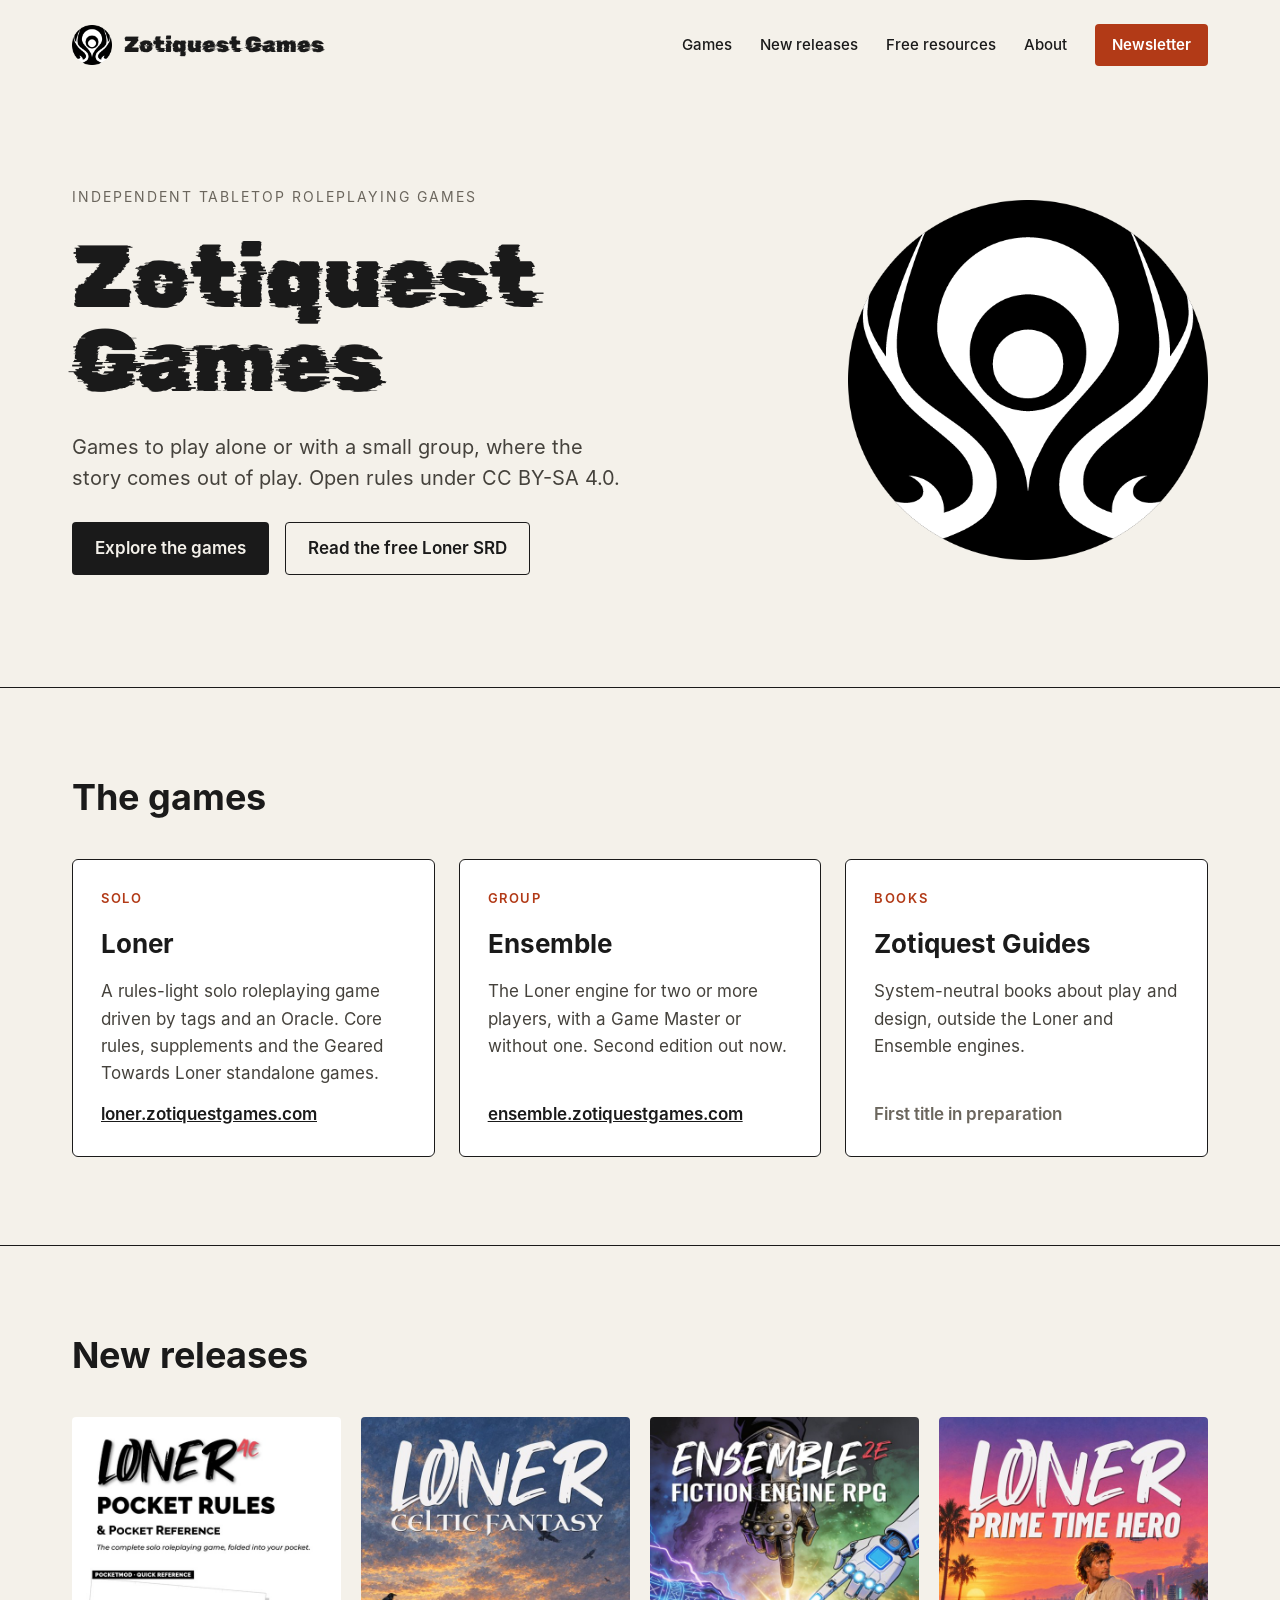
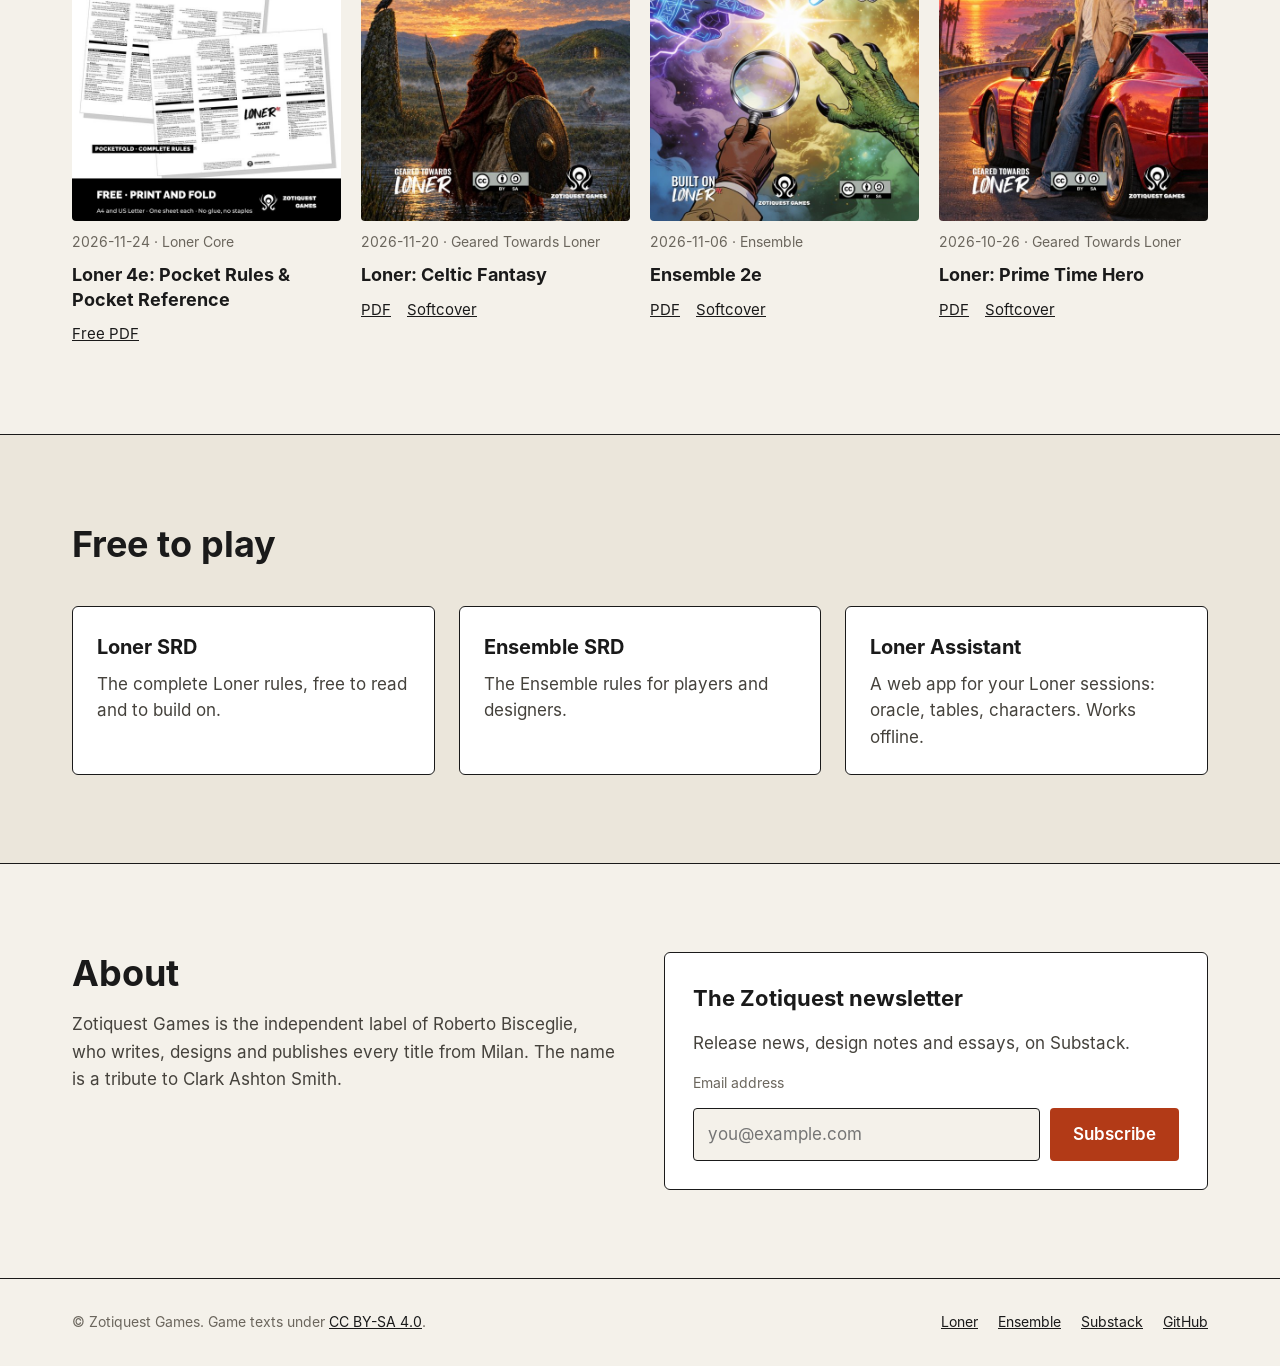
<file: index.html>
<!doctype html>
<html lang="en">
<head>
<meta charset="utf-8">
<meta name="viewport" content="width=device-width, initial-scale=1">
<title>Zotiquest Games: independent tabletop roleplaying games</title>
<meta name="description" content="Zotiquest Games publishes Loner, the solo roleplaying game, Ensemble, its group sibling, and the games and books built around them. Open rules under CC BY-SA 4.0.">
<link rel="canonical" href="https://zotiquestgames.com/">
<meta property="og:type" content="website">
<meta property="og:site_name" content="Zotiquest Games">
<meta property="og:title" content="Zotiquest Games">
<meta property="og:description" content="Independent tabletop roleplaying games to play alone or with a small group. Open rules under CC BY-SA 4.0.">
<meta property="og:url" content="https://zotiquestgames.com/">
<meta property="og:image" content="https://zotiquestgames.com/assets/images/zotiquest-logo.png">
<link rel="icon" type="image/png" sizes="32x32" href="assets/images/icon-32.png">
<link rel="apple-touch-icon" href="assets/images/icon-180.png">
<link rel="preload" href="assets/fonts/RubikGlitch-Regular.woff2" as="font" type="font/woff2" crossorigin>
<link rel="stylesheet" href="css/styles.css">
</head>
<body>
<a class="skip" href="#main">Skip to content</a>

<header class="site-header">
  <div class="wrap">
    <a class="brand" href="#top" aria-label="Zotiquest Games, home">
      <img src="assets/images/zotiquest-logo.png" alt="" width="40" height="40">
      <span>Zotiquest Games</span>
    </a>
    <nav class="site-nav" aria-label="Main">
      <a href="#games">Games</a>
      <a href="#new">New releases</a>
      <a href="#free">Free resources</a>
      <a href="#about">About</a>
      <a class="btn btn--accent btn--small" href="https://zotiquest.substack.com">Newsletter</a>
    </nav>
  </div>
</header>

<main id="main">

<section class="hero" id="top">
  <div class="wrap">
    <div class="hero__text">
      <p class="kicker">Independent tabletop roleplaying games</p>
      <h1 class="wordmark">Zotiquest<br>Games</h1>
      <p class="hero__lead">Games to play alone or with a small group, where the story comes out of play. Open rules under CC BY-SA 4.0.</p>
      <div class="actions">
        <a class="btn btn--dark" href="#games">Explore the games</a>
        <a class="btn btn--outline" href="https://lonersrd.zotiquestgames.com">Read the free Loner SRD</a>
      </div>
    </div>
    <img class="hero__logo" src="assets/images/zotiquest-logo.png" alt="The Zotiquest Games logo" width="360" height="360">
  </div>
</section>

<section class="section" id="games">
  <div class="wrap">
    <h2>The games</h2>
    <div class="grid">
      <article class="card">
        <span class="card__label">Solo</span>
        <h3>Loner</h3>
        <p>A rules-light solo roleplaying game driven by tags and an Oracle. Core rules, supplements and the Geared Towards Loner standalone games.</p>
        <a class="card__link" href="https://loner.zotiquestgames.com">loner.zotiquestgames.com</a>
      </article>
      <article class="card">
        <span class="card__label">Group</span>
        <h3>Ensemble</h3>
        <p>The Loner engine for two or more players, with a Game Master or without one. Second edition out now.</p>
        <a class="card__link" href="https://ensemble.zotiquestgames.com">ensemble.zotiquestgames.com</a>
      </article>
      <article class="card">
        <span class="card__label">Books</span>
        <h3>Zotiquest Guides</h3>
        <p>System-neutral books about play and design, outside the Loner and Ensemble engines.</p>
        <span class="card__note">First title in preparation</span>
      </article>
    </div>
  </div>
</section>

<!-- New releases: the four most recent released titles in the catalog
     (zotiquestgames/catalog, field released). Store links from the title's
     store ids: PDF https://www.drivethrurpg.com/en/product/<id>,
     Softcover https://www.amazon.com/dp/<asin>. -->
<section class="section" id="new">
  <div class="wrap">
    <h2>New releases</h2>
    <div class="releases">
      <article class="release" data-title="loner-pocket">
        <img src="assets/images/covers/loner-pocket.jpg" alt="Cover of Loner 4e: Pocket Rules and Pocket Reference" width="600" height="900" loading="lazy">
        <p class="release__meta">2026-11-24 · Loner Core</p>
        <h3>Loner 4e: Pocket Rules &amp; Pocket Reference</h3>
        <div class="release__stores"><a href="https://www.drivethrurpg.com/en/product/595307">Free PDF</a></div>
      </article>
      <article class="release" data-title="celtic-fantasy">
        <img src="assets/images/covers/celtic-fantasy.jpg" alt="Cover of Loner: Celtic Fantasy" width="600" height="900" loading="lazy">
        <p class="release__meta">2026-11-20 · Geared Towards Loner</p>
        <h3>Loner: Celtic Fantasy</h3>
        <div class="release__stores"><a href="https://www.drivethrurpg.com/en/product/594506">PDF</a><a href="https://www.amazon.com/dp/B0HS585T6M">Softcover</a></div>
      </article>
      <article class="release" data-title="ensemble-2e">
        <img src="assets/images/covers/ensemble-2e.jpg" alt="Cover of Ensemble 2e" width="600" height="900" loading="lazy">
        <p class="release__meta">2026-11-06 · Ensemble</p>
        <h3>Ensemble 2e</h3>
        <div class="release__stores"><a href="https://www.drivethrurpg.com/en/product/550068">PDF</a><a href="https://www.amazon.com/dp/B0HQGHBTRD">Softcover</a></div>
      </article>
      <article class="release" data-title="prime-time-hero">
        <img src="assets/images/covers/prime-time-hero.jpg" alt="Cover of Loner: Prime Time Hero" width="600" height="900" loading="lazy">
        <p class="release__meta">2026-10-26 · Geared Towards Loner</p>
        <h3>Loner: Prime Time Hero</h3>
        <div class="release__stores"><a href="https://www.drivethrurpg.com/en/product/590679">PDF</a><a href="https://www.amazon.com/dp/B0HPB8TMVV">Softcover</a></div>
      </article>
    </div>
  </div>
</section>

<section class="section section--deep" id="free">
  <div class="wrap">
    <h2>Free to play</h2>
    <div class="grid">
      <a class="tile" href="https://lonersrd.zotiquestgames.com"><strong>Loner SRD</strong><span>The complete Loner rules, free to read and to build on.</span></a>
      <a class="tile" href="https://ensemblesrd.zotiquestgames.com"><strong>Ensemble SRD</strong><span>The Ensemble rules for players and designers.</span></a>
      <a class="tile" href="https://lonerassistant.zotiquestgames.com"><strong>Loner Assistant</strong><span>A web app for your Loner sessions: oracle, tables, characters. Works offline.</span></a>
    </div>
  </div>
</section>

<section class="section" id="about">
  <div class="wrap">
    <div class="about">
      <div class="about__text">
        <h2>About</h2>
        <p>Zotiquest Games is the independent label of Roberto Bisceglie, who writes, designs and publishes every title from Milan. The name is a tribute to Clark Ashton Smith.</p>
      </div>
      <form class="card newsletter" action="https://zotiquest.substack.com/subscribe" method="get">
        <h3>The Zotiquest newsletter</h3>
        <p>Release news, design notes and essays, on Substack.</p>
        <label for="nl-email">Email address</label>
        <div class="newsletter__row">
          <input id="nl-email" name="email" type="email" autocomplete="email" placeholder="you@example.com">
          <button class="btn btn--accent" type="submit">Subscribe</button>
        </div>
      </form>
    </div>
  </div>
</section>

</main>

<footer class="site-footer">
  <div class="wrap">
    <span>© Zotiquest Games. Game texts under <a href="https://creativecommons.org/licenses/by-sa/4.0/">CC BY-SA 4.0</a>.</span>
    <nav aria-label="Elsewhere">
      <a href="https://loner.zotiquestgames.com">Loner</a>
      <a href="https://ensemble.zotiquestgames.com">Ensemble</a>
      <a href="https://zotiquest.substack.com">Substack</a>
      <a href="https://github.com/zotiquestgames">GitHub</a>
    </nav>
  </div>
</footer>
</body>
</html>
</file>
<file: css/styles.css>
/* zotiquestgames.com: house hub. Layout "Night", palette "Paper" (approved 2026-11-26). */

@font-face { font-family: "Inter"; src: url("../assets/fonts/Inter-Regular.woff2") format("woff2"); font-weight: 400; font-display: swap; }
@font-face { font-family: "Inter"; src: url("../assets/fonts/Inter-Medium.woff2") format("woff2"); font-weight: 500; font-display: swap; }
@font-face { font-family: "Inter"; src: url("../assets/fonts/Inter-SemiBold.woff2") format("woff2"); font-weight: 600; font-display: swap; }
@font-face { font-family: "Inter"; src: url("../assets/fonts/Inter-Bold.woff2") format("woff2"); font-weight: 700; font-display: swap; }
@font-face { font-family: "Rubik Glitch"; src: url("../assets/fonts/RubikGlitch-Regular.woff2") format("woff2"); font-weight: 400; font-display: swap; }

:root {
  --paper: #f4f1ea;
  --paper-deep: #ebe6db;
  --card: #ffffff;
  --ink: #1a1a1a;
  --ink-soft: #45423c;
  --ink-muted: #6b665d;
  --accent: #b23a17;
  --wrap: 1200px;
  --radius: 4px;
}

*, *::before, *::after { box-sizing: border-box; }
html { scroll-behavior: smooth; }
body {
  margin: 0;
  background: var(--paper);
  color: var(--ink);
  font-family: "Inter", system-ui, -apple-system, "Segoe UI", sans-serif;
  font-size: 17px;
  line-height: 1.6;
}
img { max-width: 100%; height: auto; display: block; }
a { color: var(--ink); }
a:hover { color: var(--accent); }
a:focus-visible, button:focus-visible, input:focus-visible { outline: 3px solid var(--accent); outline-offset: 2px; }

.wrap { max-width: var(--wrap); margin: 0 auto; padding: 0 32px; }
.skip { position: absolute; left: -9999px; top: 8px; background: var(--ink); color: var(--paper); padding: 8px 12px; }
.skip:focus { left: 8px; z-index: 10; }

/* Header */
.site-header .wrap { display: flex; flex-wrap: wrap; align-items: center; justify-content: space-between; gap: 16px; padding-top: 24px; padding-bottom: 24px; }
.brand { display: flex; align-items: center; gap: 12px; text-decoration: none; }
.brand img { width: 40px; height: 40px; }
.brand span, .wordmark { font-family: "Rubik Glitch", "Inter", sans-serif; font-weight: 400; }
.brand span { font-size: 22px; }
.site-nav { display: flex; flex-wrap: wrap; align-items: center; gap: 28px; font-size: 15px; font-weight: 500; }
.site-nav a { text-decoration: none; }

/* Buttons */
.btn { display: inline-flex; align-items: center; min-height: 44px; padding: 12px 22px; border-radius: var(--radius); font-weight: 600; text-decoration: none; border: 1px solid transparent; font: inherit; font-weight: 600; cursor: pointer; }
.btn--small { padding: 8px 16px; min-height: 40px; }
.btn--dark { background: var(--ink); color: var(--paper); }
.btn--dark:hover { background: #000; color: var(--paper); }
.btn--outline { border-color: var(--ink); }
.btn--accent { background: var(--accent); color: #fff; }
.btn--accent:hover { background: #8f2e12; color: #fff; }

/* Hero */
.hero .wrap { display: flex; flex-wrap: wrap; align-items: center; gap: 64px; padding-top: 96px; padding-bottom: 112px; }
.hero__text { flex: 999 1 520px; min-width: 0; display: flex; flex-direction: column; gap: 28px; }
.kicker { margin: 0; font-size: 14px; letter-spacing: 0.14em; text-transform: uppercase; color: var(--ink-muted); }
.hero h1 { margin: 0; font-size: clamp(56px, 9vw, 88px); line-height: 0.95; }
.hero__lead { margin: 0; max-width: 560px; font-size: 20px; line-height: 1.55; color: var(--ink-soft); }
.actions { display: flex; flex-wrap: wrap; gap: 16px; }
.hero__logo { flex: 1 1 240px; max-width: 360px; width: 100%; }

/* Sections */
.section { border-top: 1px solid var(--ink); }
.section--deep { background: var(--paper-deep); }
.section .wrap { padding-top: 88px; padding-bottom: 88px; display: flex; flex-direction: column; gap: 40px; }
.section h2 { margin: 0; font-size: 36px; line-height: 1.2; }
.grid { display: grid; gap: 24px; grid-template-columns: repeat(auto-fit, minmax(260px, 1fr)); }

.card { background: var(--card); border: 1px solid var(--ink); border-radius: 6px; padding: 28px; display: flex; flex-direction: column; gap: 14px; }
.card h3 { margin: 0; font-size: 26px; }
.card p { margin: 0; color: var(--ink-soft); }
.card__label { font-size: 13px; letter-spacing: 0.12em; text-transform: uppercase; color: var(--accent); font-weight: 600; }
.card__link { margin-top: auto; font-weight: 600; }
.card__note { margin-top: auto; font-weight: 600; color: var(--ink-muted); }

/* New releases */
.releases { display: grid; gap: 28px 20px; grid-template-columns: repeat(auto-fit, minmax(150px, 1fr)); }
.release { display: flex; flex-direction: column; gap: 10px; }
.release img { width: 100%; aspect-ratio: 2 / 3; object-fit: cover; border-radius: var(--radius); background: var(--card); }
.release__meta { margin: 0; font-size: 14px; color: var(--ink-muted); }
.release h3 { margin: 0; font-size: 18px; line-height: 1.35; }
.release__stores { display: flex; gap: 16px; font-size: 15px; }

/* Free resources */
.tile { background: var(--card); border: 1px solid var(--ink); border-radius: 6px; padding: 24px; display: flex; flex-direction: column; gap: 8px; text-decoration: none; }
.tile strong { font-size: 20px; }
.tile span { color: var(--ink-soft); line-height: 1.55; }

/* About and newsletter */
.about { display: flex; flex-wrap: wrap; gap: 48px; }
.about__text { flex: 1 1 320px; min-width: 0; display: flex; flex-direction: column; gap: 16px; }
.about__text p { margin: 0; color: var(--ink-soft); }
.newsletter { flex: 1 1 320px; min-width: 0; }
.newsletter h3 { margin: 0; font-size: 22px; }
.newsletter label { font-size: 14px; color: var(--ink-muted); }
.newsletter__row { display: flex; flex-wrap: wrap; gap: 10px; }
.newsletter input { flex: 1 1 200px; min-width: 0; min-height: 44px; font: inherit; padding: 10px 14px; border-radius: var(--radius); border: 1px solid var(--ink); background: var(--paper); color: var(--ink); }

/* Footer */
.site-footer { border-top: 1px solid var(--ink); }
.site-footer .wrap { display: flex; flex-wrap: wrap; justify-content: space-between; gap: 16px; padding-top: 32px; padding-bottom: 32px; font-size: 14px; color: var(--ink-muted); }
.site-footer nav { display: flex; flex-wrap: wrap; gap: 20px; }

/* 404 */
.notfound .wrap { padding-top: 120px; padding-bottom: 160px; display: flex; flex-direction: column; gap: 24px; align-items: flex-start; }
.notfound h1 { margin: 0; font-size: 56px; }

@media (max-width: 640px) {
  .wrap { padding: 0 20px; }
  .hero .wrap { padding-top: 56px; padding-bottom: 72px; gap: 40px; }
  .hero__logo { max-width: 200px; }
  .section .wrap { padding-top: 64px; padding-bottom: 64px; }
  .site-nav { gap: 18px; }
}
</file>
